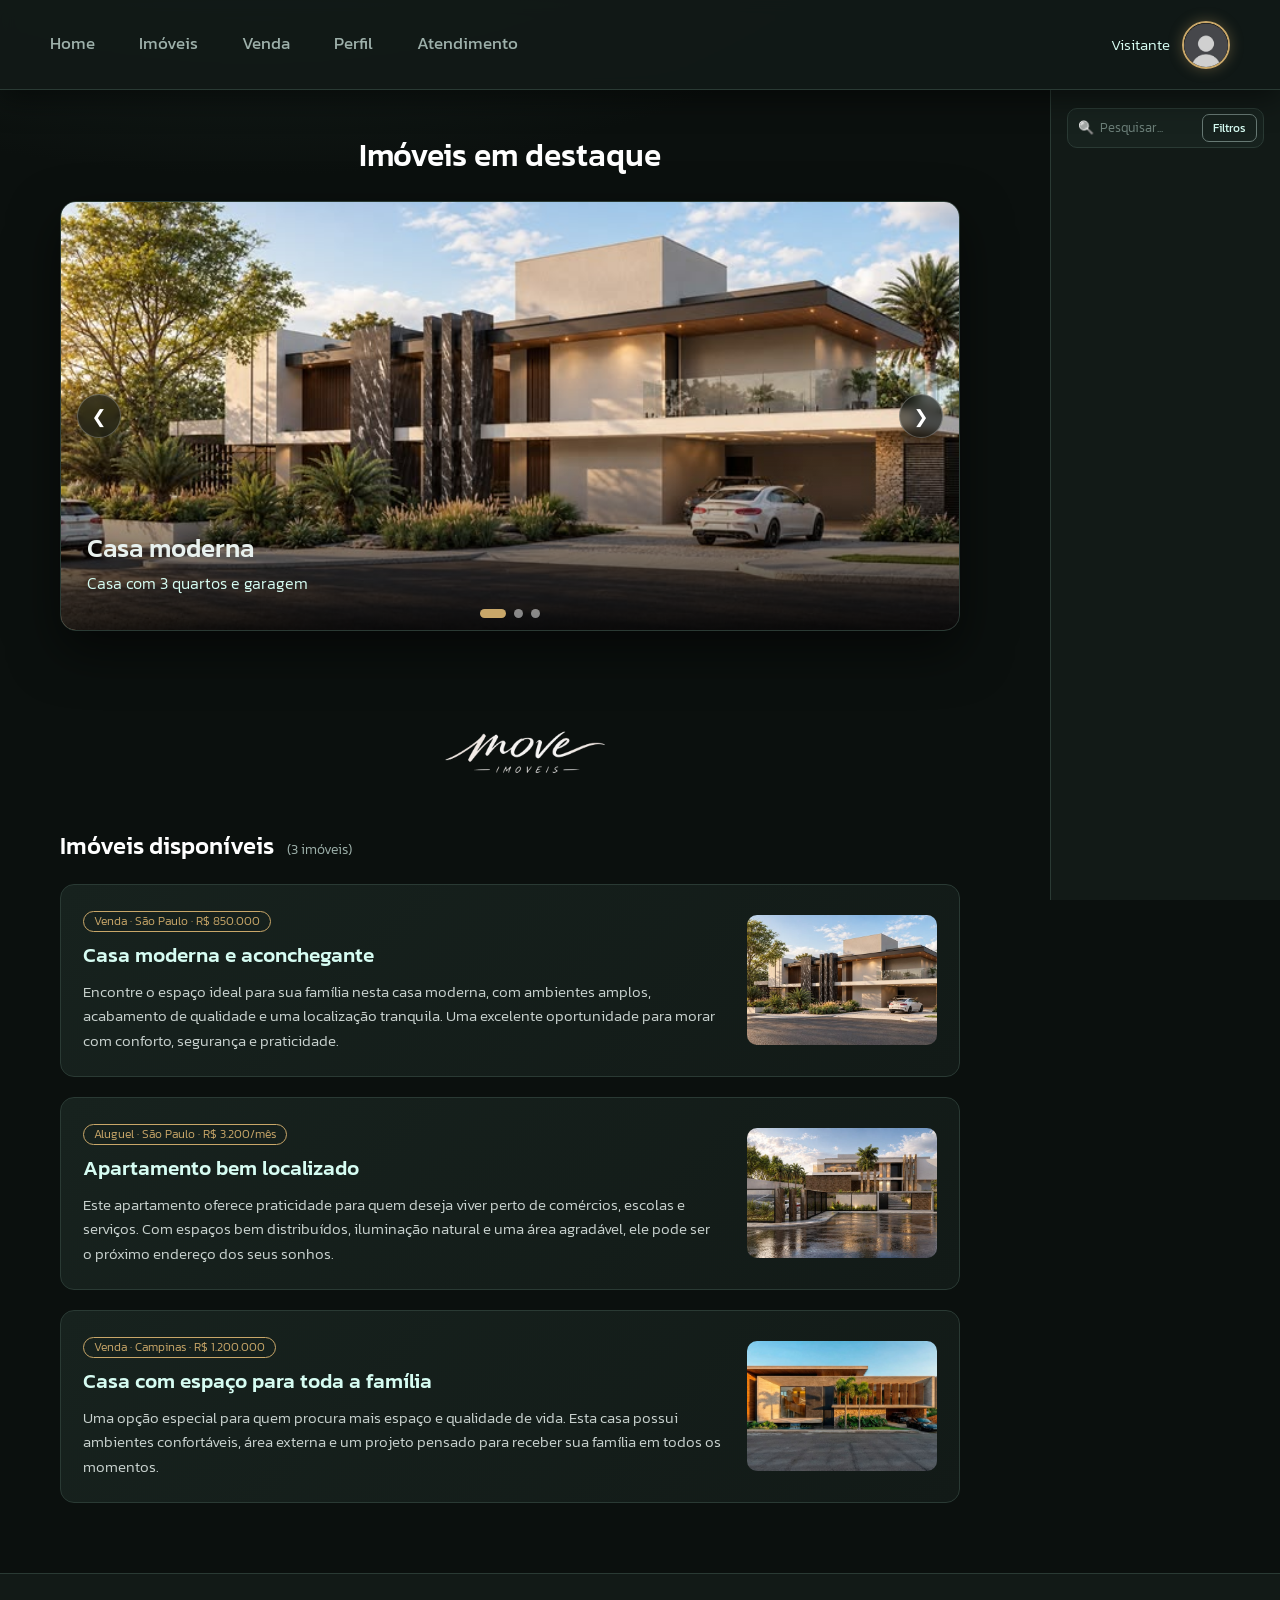
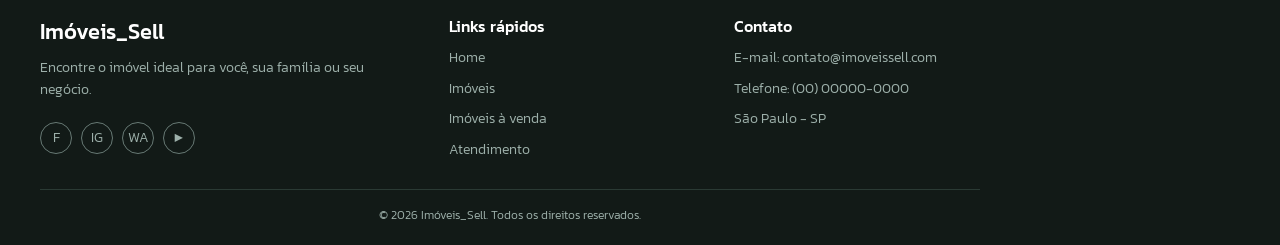
<file: index.html>
<!DOCTYPE html>
<html lang="pt-br">

<head>
    <meta charset="UTF-8">
    <meta name="viewport" content="width=device-width, initial-scale=1.0">
    <title>Imóveis_Sell | Encontre seu imóvel</title>
    <link href="https://fonts.googleapis.com/css2?family=Kanit:wght@300;400;500;600&display=swap" rel="stylesheet">
    <link rel="stylesheet" href="css/style.css">
</head>

<body>

    <header id="div_menu">

        <nav class="menu_links">
            <a href="index.html">Home</a>
            <a href="#lista_imoveis">Imóveis</a>
            <a href="venda.html">Venda</a>
            <a href="perfil.html">Perfil</a>
            <a href="#rodape">Atendimento</a>
        </nav>

        <div id="div_perfil">

            <button id="botao_perfil" type="button" aria-label="Abrir perfil">
                <div id="img_perfil">
                    <img src="img/Perfil.jpg" alt="Foto de perfil" id="img_p">
                </div>
            </button>

            <p id="nome_perfil">Visitante</p>

            <div id="menu_perfil" class="menu_perfil"></div>

        </div>

    </header>

    <aside id="area_pesquisa">

        <div class="mini_pesquisa">

            <div class="barra_pesquisa">
                <span class="icone_pesquisa">🔍</span>
                <input id="campo_pesquisa" type="text" placeholder="Pesquisar..." aria-label="Pesquisar">
                <button id="botao_filtros" type="button">Filtros</button>
            </div>

            <div id="filtros" class="filtros">
                <label for="localizacao">Localização</label>
                <input id="localizacao" type="text" placeholder="Cidade ou bairro">

                <label for="tipo_imovel">Tipo de imóvel</label>
                <select id="tipo_imovel">
                    <option value="">Todos</option>
                    <option value="casa">Casa</option>
                    <option value="apartamento">Apartamento</option>
                    <option value="terreno">Terreno</option>
                </select>

                <label for="finalidade">Finalidade</label>
                <select id="finalidade">
                    <option value="">Comprar ou alugar</option>
                    <option value="venda">Venda</option>
                    <option value="aluguel">Aluguel</option>
                </select>

                <label for="preco_maximo">Preço máximo</label>
                <input id="preco_maximo" type="number" placeholder="Preço máximo">

                <button id="botao_buscar" type="button">Buscar</button>
                <button id="botao_limpar" type="button">Limpar filtros</button>
            </div>

        </div>

    </aside>

    <main id="conteudo_principal">

        <section id="secao_carrossel">

            <h1>Imóveis em destaque</h1>

            <div id="carrossel">
                <div id="slides"></div>

                <button
                    id="botao_anterior"
                    class="botao_carrossel anterior"
                    type="button"
                    aria-label="Imagem anterior">❮</button>
                <button
                    id="botao_proximo"
                    class="botao_carrossel proximo"
                    type="button"
                    aria-label="Próxima imagem">❯</button>

                <div id="indicadores"></div>
            </div>

        </section>

        <div id="logo_container">
            <img src="img/logo.png" alt="Logo da Imóveis_Sell" id="logo" width="200" height="50">
        </div>

        <section id="lista_imoveis">

            <h2 class="titulo_secao">Imóveis disponíveis <span id="contagem" aria-live="polite"></span></h2>
            <div id="propagandas_imoveis">

                <article
                    class="cartao_propaganda"
                    data-tipo="casa"
                    data-finalidade="venda"
                    data-preco="850000"
                    data-local="são paulo">
                    <div class="texto_propaganda">
                        <span class="tag">Venda · São Paulo · R$ 850.000</span>
                        <h2>Casa moderna e aconchegante</h2>
                        <p>
                            Encontre o espaço ideal para sua família nesta casa moderna,
                            com ambientes amplos, acabamento de qualidade e uma localização
                            tranquila. Uma excelente oportunidade para morar com conforto,
                            segurança e praticidade.
                        </p>
                    </div>
                    <img src="img/f1.jpg" alt="Casa moderna e aconchegante">
                </article>

                <article
                    class="cartao_propaganda"
                    data-tipo="apartamento"
                    data-finalidade="aluguel"
                    data-preco="3200"
                    data-local="são paulo">
                    <div class="texto_propaganda">
                        <span class="tag">Aluguel · São Paulo · R$ 3.200/mês</span>
                        <h2>Apartamento bem localizado</h2>
                        <p>
                            Este apartamento oferece praticidade para quem deseja viver perto
                            de comércios, escolas e serviços. Com espaços bem distribuídos,
                            iluminação natural e uma área agradável, ele pode ser o próximo
                            endereço dos seus sonhos.
                        </p>
                    </div>
                    <img src="img/f2.jpg" alt="Apartamento bem localizado">
                </article>

                <article
                    class="cartao_propaganda"
                    data-tipo="casa"
                    data-finalidade="venda"
                    data-preco="1200000"
                    data-local="campinas">
                    <div class="texto_propaganda">
                        <span class="tag">Venda · Campinas · R$ 1.200.000</span>
                        <h2>Casa com espaço para toda a família</h2>
                        <p>
                            Uma opção especial para quem procura mais espaço e qualidade de
                            vida. Esta casa possui ambientes confortáveis, área externa e
                            um projeto pensado para receber sua família em todos os momentos.
                        </p>
                    </div>
                    <img src="img/f3.jpg" alt="Casa com espaço para toda a família">
                </article>

                <p id="vazio" hidden>Nenhum imóvel encontrado. Tente ampliar o preço ou limpar os filtros.</p>
            </div>

        </section>

    </main>
    <footer id="rodape">

        <div id="conteudo_rodape">

            <div class="bloco_rodape">
                <h2>Imóveis_Sell</h2>
                <p>Encontre o imóvel ideal para você, sua família ou seu negócio.</p>

                <div id="redes_sociais">
                    <a href="#" class="icone_social" aria-label="Facebook">f</a>
                    <a href="#" class="icone_social" aria-label="Instagram">ig</a>
                    <a href="#" class="icone_social" aria-label="WhatsApp">wa</a>
                    <a href="#" class="icone_social" aria-label="YouTube">▶</a>
                </div>
            </div>

            <div class="bloco_rodape">
                <h3>Links rápidos</h3>
                <a href="index.html">Home</a>
                <a href="#lista_imoveis">Imóveis</a>
                <a href="venda.html">Imóveis à venda</a>
                <a href="#rodape">Atendimento</a>
            </div>

            <div class="bloco_rodape">
                <h3>Contato</h3>
                <p>E-mail: contato@imoveissell.com</p>
                <p>Telefone: (00) 00000-0000</p>
                <p>São Paulo - SP</p>
            </div>

        </div>

        <div id="linha_rodape"></div>
        <p id="direitos_rodape">© 2026 Imóveis_Sell. Todos os direitos reservados.</p>

    </footer>

    <div id="aviso" role="status"></div>
    <div id="fundo_modal"></div>

    <div id="modal_login" role="dialog" aria-modal="true">
        <button id="fechar_modal" class="fechar_modal" type="button" aria-label="Fechar">×</button>
        <h2>Entrar na conta</h2>
        <label for="email_login">E-mail</label>
        <input id="email_login" type="email" placeholder="Digite seu e-mail">
        <label for="senha_login">Senha</label>
        <input id="senha_login" type="password" placeholder="Digite sua senha">
        <button id="confirmar_login" type="button">Entrar</button>
    </div>

    <script src="js/script.js"></script>

</body>

</html>
</file>
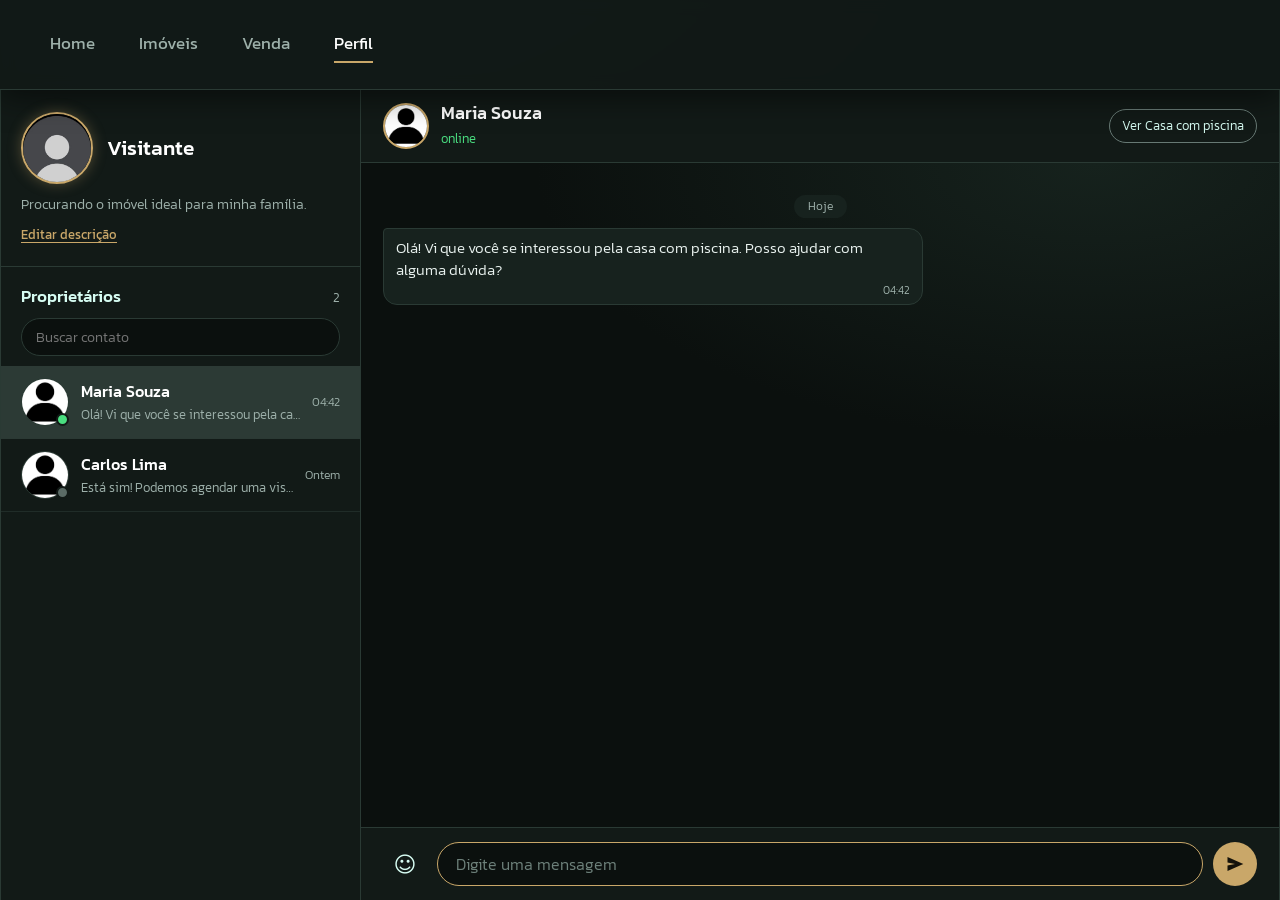
<file: perfil.html>
<!DOCTYPE html>
<html lang="pt-br">
<head>
    <meta charset="UTF-8">
    <meta name="viewport" content="width=device-width, initial-scale=1.0">
    <title>Meu perfil e conversas | Imóveis_Sell</title>
    <link href="https://fonts.googleapis.com/css2?family=Kanit:wght@300;400;500;600&display=swap" rel="stylesheet">
    <link rel="stylesheet" href="css/style.css">
    <link rel="stylesheet" href="css/perfil.css">
</head>
<body class="pagina_perfil">
    <header id="div_menu">
        <nav class="menu_links">
            <a href="index.html">Home</a>
            <a href="index.html#lista_imoveis">Imóveis</a>
            <a href="venda.html">Venda</a>
            <a href="perfil.html" aria-current="page">Perfil</a>
        </nav>
    </header>

    <div class="app" id="app">
        <!-- Lateral: perfil do usuário + contatos -->
        <aside class="lateral">
            <section class="perfil_usuario" aria-label="Meu perfil">
                <div class="perfil_topo">
                    <img id="foto_usuario" src="img/Perfil.jpg" alt="Minha foto de perfil">
                    <h1 id="nome_usuario">Visitante</h1>
                </div>
                <p id="desc_usuario"></p>
                <form id="form_desc" hidden>
                    <textarea id="campo_desc" maxlength="140" rows="3" aria-label="Descrição do perfil"></textarea>
                    <div class="linha">
                        <button class="btn_peq" type="submit">Salvar</button>
                        <button class="btn_peq claro" type="button" id="cancelar_desc">Cancelar</button>
                    </div>
                </form>
                <button id="editar_desc" class="link_btn" type="button">Editar descrição</button>
            </section>

            <section class="contatos" aria-label="Contatos">
                <div class="titulo_lista">
                    <h2>Proprietários</h2>
                    <span id="contagem"></span>
                </div>
                <input
                    id="busca_contato"
                    class="busca_contato"
                    type="search"
                    placeholder="Buscar contato"
                    aria-label="Buscar contato">
                <div id="lista" class="lista"></div>
            </section>
        </aside>

        <!-- Conversa -->
        <section class="conversa" aria-label="Conversa">
            <div id="sem_conversa" class="sem_conversa">
                <h2>Selecione uma conversa</h2>
                <p>Escolha um proprietário na lista ou abra um imóvel e toque em “Quero essa!”.</p>
                <a class="btn_peq" href="venda.html">Ver imóveis</a>
            </div>

            <div id="painel_chat" class="painel_chat" hidden>
                <header class="conversa_topo">
                    <button
                        id="voltar"
                        class="icone_btn discreto"
                        type="button"
                        aria-label="Voltar para os contatos">❮</button>
                    <img id="foto_contato" src="img/im.png" alt="">
                    <div class="dados_contato">
                        <h2 id="nome_contato"></h2>
                        <span id="status_contato" class="status" aria-live="polite"></span>
                    </div>
                    <a id="ver_imovel" class="link_imovel" href="venda.html"></a>
                </header>

                <div id="mensagens" class="mensagens" role="log" aria-live="polite"></div>

                <form id="form_msg" class="barra_msg" autocomplete="off">
                    <div id="emojis" class="emojis" role="menu" aria-label="Emojis"></div>
                    <button
                        id="botao_emoji"
                        class="icone_btn discreto"
                        type="button"
                        aria-label="Escolher emoji"
                        aria-expanded="false">☺</button>
                    <input
                        id="campo_msg"
                        class="campo"
                        type="text"
                        placeholder="Digite uma mensagem"
                        aria-label="Mensagem">
                    <button id="enviar" class="icone_btn enviar" type="submit" aria-label="Enviar mensagem">
                        <svg
                            viewBox="0 0 24 24"
                            width="20"
                            height="20"
                            aria-hidden="true">
                            <path d="M3 20.5v-6.7l9-1.8-9-1.8V3.5L22 12z" fill="currentColor"/>
                        </svg>
                    </button>
                </form>
            </div>
        </section>
    </div>

    <script src="js/dados.js"></script>
    <script src="js/perfil.js"></script>
</body>
</html>
</file>
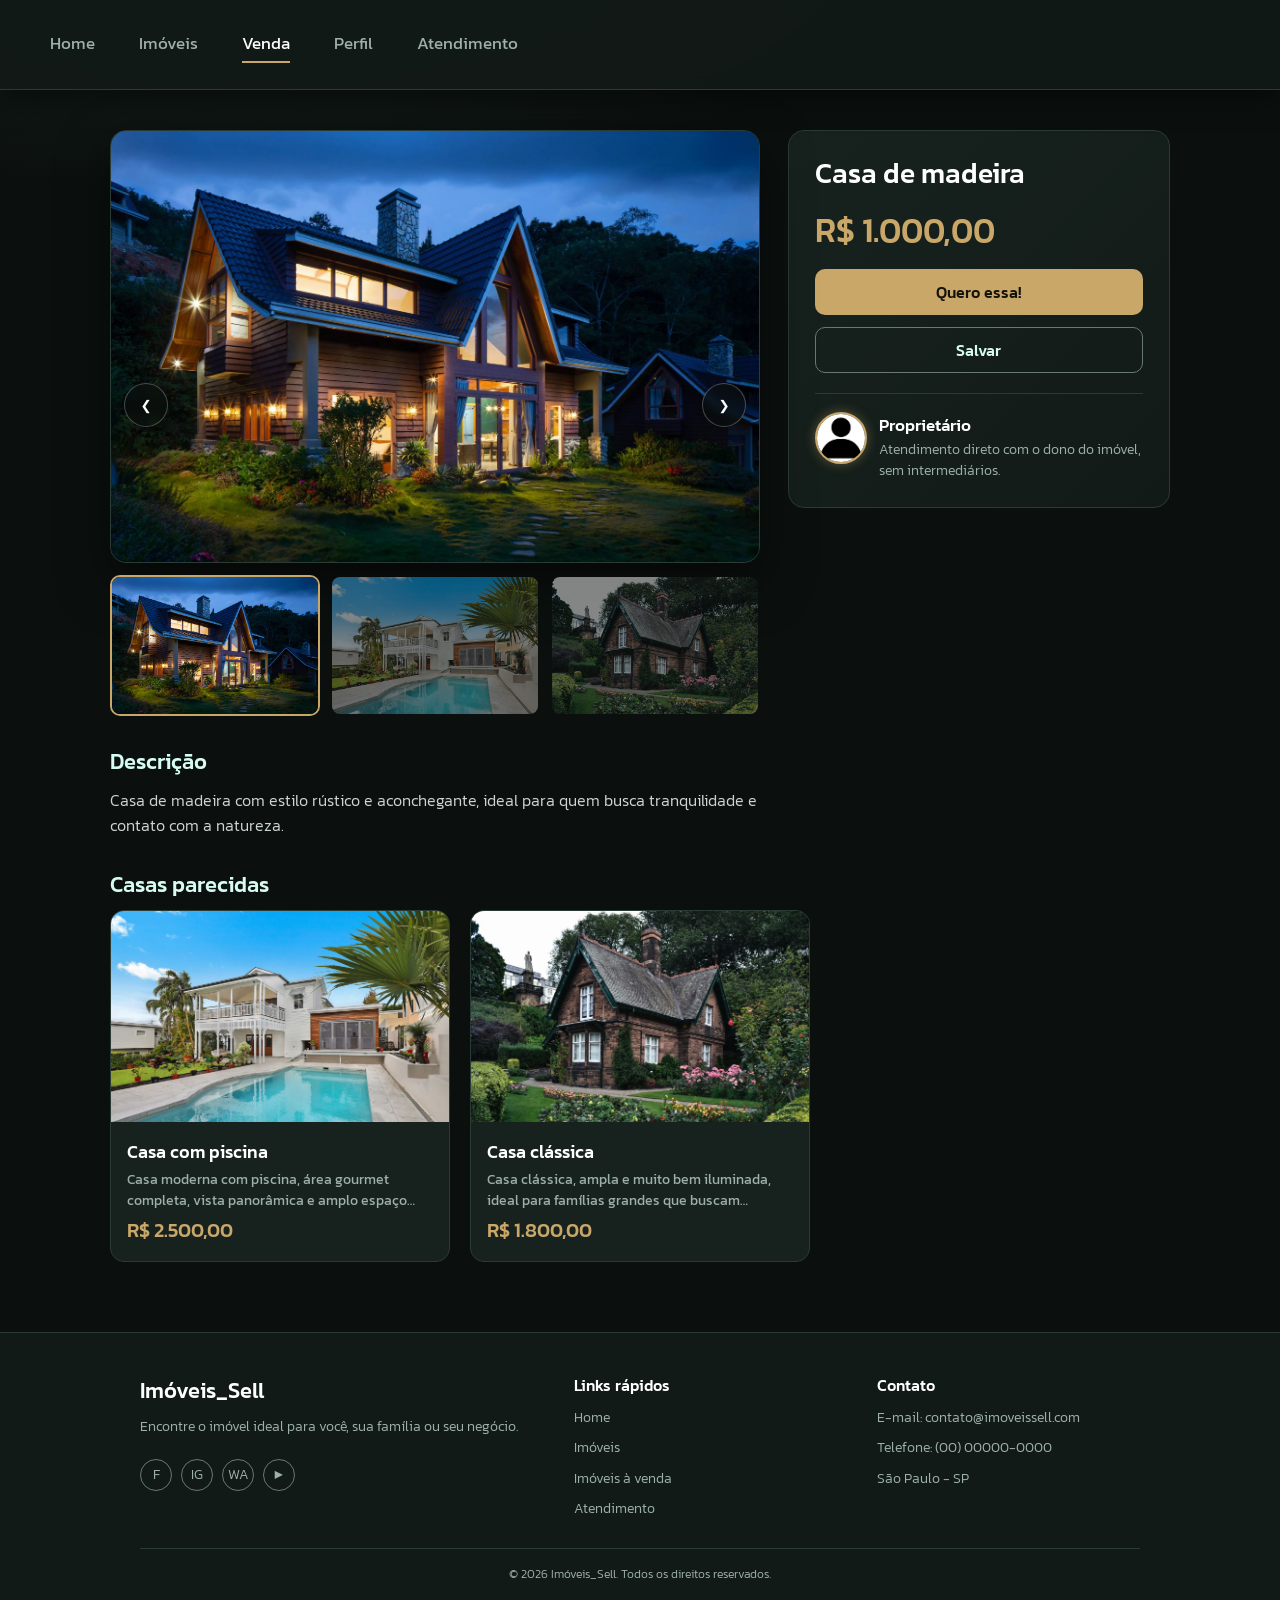
<file: venda.html>
<!DOCTYPE html>
<html lang="pt-br">
<head>
    <meta charset="UTF-8">
    <meta name="viewport" content="width=device-width, initial-scale=1.0">
    <title>Detalhes do imóvel | Imóveis_Sell</title>
    <link href="https://fonts.googleapis.com/css2?family=Kanit:wght@300;400;500;600&display=swap" rel="stylesheet">
    <link rel="stylesheet" href="css/style.css">
    <link rel="stylesheet" href="css/venda.css">
</head>
<body class="pagina_venda">
    <header id="div_menu">
        <nav class="menu_links">
            <a href="index.html">Home</a>
            <a href="index.html#lista_imoveis">Imóveis</a>
            <a href="venda.html" aria-current="page">Venda</a>
            <a href="perfil.html">Perfil</a>
            <a href="#rodape">Atendimento</a>
        </nav>
    </header>

    <main class="detalhe">
        <section class="galeria" aria-roledescription="carrossel">
            <div class="quadro"><img id="foto" src="img/casa1.jpg" alt=""></div>
            <button class="seta ant" type="button" aria-label="Foto anterior">❮</button>
            <button class="seta prox" type="button" aria-label="Próxima foto">❯</button>
            <div class="miniaturas" id="miniaturas"></div>
        </section>

        <aside class="painel">
            <h1 id="titulo"></h1>
            <p class="valor" id="valor"></p>
            <button class="btn" id="quero" type="button">Quero essa!</button>
            <button class="btn claro" id="salvar" type="button" aria-pressed="false">Salvar</button>
            <div class="dono">
                <img id="dono-img" src="img/im.png" alt="">
                <div>
                    <h2 id="dono-nome"></h2>
                    <p id="dono-desc"></p>
                </div>
            </div>
        </aside>

        <section class="texto">
            <h2>Descrição</h2>
            <p id="desc"></p>
        </section>

        <section class="parecidas">
            <h2>Casas parecidas</h2>
            <div class="grade" id="parecidas"></div>
        </section>
    </main>
    <footer id="rodape">

        <div id="conteudo_rodape">

            <div class="bloco_rodape">
                <h2>Imóveis_Sell</h2>
                <p>Encontre o imóvel ideal para você, sua família ou seu negócio.</p>

                <div id="redes_sociais">
                    <a href="#" class="icone_social" aria-label="Facebook">f</a>
                    <a href="#" class="icone_social" aria-label="Instagram">ig</a>
                    <a href="#" class="icone_social" aria-label="WhatsApp">wa</a>
                    <a href="#" class="icone_social" aria-label="YouTube">▶</a>
                </div>
            </div>

            <div class="bloco_rodape">
                <h3>Links rápidos</h3>
                <a href="index.html">Home</a>
                <a href="index.html#lista_imoveis">Imóveis</a>
                <a href="venda.html">Imóveis à venda</a>
                <a href="#rodape">Atendimento</a>
            </div>

            <div class="bloco_rodape">
                <h3>Contato</h3>
                <p>E-mail: contato@imoveissell.com</p>
                <p>Telefone: (00) 00000-0000</p>
                <p>São Paulo - SP</p>
            </div>

        </div>

        <div id="linha_rodape"></div>
        <p id="direitos_rodape">© 2026 Imóveis_Sell. Todos os direitos reservados.</p>

    </footer>
    <div id="aviso" role="status"></div>
    <script src="js/dados.js"></script>
    <script src="js/venda.js"></script>
</body>
</html>
</file>
<file: css/style.css>
:root {
    --bg: #0b100e;
    --bg2: #121a17;
    --card: #17221e;
    --borda: #2a3a34;
    --verde: #2c3a35;
    --salvia: #677974;
    --salvia-c: #8c9f9a;
    --mint: #d6fcf2;
    --tx: #e8f1ee;
    --mut: #9db0aa;
    --ac: #c9a769;
    --h: 90px;
}

* {
    margin: 0;
    padding: 0;
    box-sizing: border-box;
}

html {
    scroll-behavior: smooth;
    scroll-padding-top: calc(var(--h) + 16px);
}

body {
    min-height: 100vh;
    background: radial-gradient(1200px 600px at 20% -10%, #1d2b26 0, transparent 60%), var(--bg);
    color: var(--tx);
    font-family: 'Kanit', system-ui, Arial, sans-serif;
    font-weight: 300;
    line-height: 1.6;
    padding-top: var(--h);
    padding-right: 260px;
}

img {
    max-width: 100%;
}

:focus-visible {
    outline: 2px solid var(--ac);
    outline-offset: 3px;
}

button {
    font-family: inherit;
}

/* Cabeçalho */
#div_menu {
    position: fixed;
    top: 0;
    left: 0;
    width: 100%;
    height: var(--h);
    z-index: 100;
    display: flex;
    align-items: center;
    padding: 0 50px;
    background: rgba(18, 26, 23, .92);
    backdrop-filter: blur(8px);
    border-bottom: 1px solid var(--borda);
    box-shadow: 0 8px 30px rgba(0, 0, 0, .5);
}

.menu_links {
    display: flex;
    align-items: center;
    gap: 44px;
}

.menu_links a {
    color: var(--mut);
    font-size: 17px;
    font-weight: 400;
    text-decoration: none;
    padding: 4px 0;
    border-bottom: 2px solid transparent;
    transition: color .25s, border-color .25s;
}

.menu_links a:hover,
.menu_links a[aria-current] {
    color: #fff;
    border-color: var(--ac);
}

#div_perfil {
    position: relative;
    margin-left: auto;
    display: flex;
    flex-direction: row-reverse;
    align-items: center;
    gap: 12px;
    color: var(--mint);
    font-size: 15px;
    white-space: nowrap;
}

#botao_perfil {
    padding: 0;
    border: 0;
    border-radius: 50%;
    background: none;
    cursor: pointer;
}

#img_perfil {
    width: 48px;
    height: 48px;
    overflow: hidden;
    border: 2px solid var(--ac);
    border-radius: 50%;
    box-shadow: 0 0 14px rgba(201, 167, 105, .35);
    transition: transform .2s;
}

#botao_perfil:hover #img_perfil {
    transform: scale(1.06);
}

#img_p {
    width: 100%;
    height: 100%;
    display: block;
    object-fit: cover;
}

.menu_perfil {
    display: none;
    position: absolute;
    top: 62px;
    right: 0;
    z-index: 200;
    width: 240px;
    flex-direction: column;
    gap: 8px;
    padding: 16px;
    background: var(--card);
    color: var(--tx);
    border: 1px solid var(--borda);
    border-radius: 12px;
    box-shadow: 0 14px 40px rgba(0, 0, 0, .6);
}

.menu_perfil.aberto {
    display: flex;
}

.menu_perfil h3 {
    font-size: 16px;
    font-weight: 500;
    color: #fff;
}

.menu_perfil .email_perfil {
    font-size: 12px;
    color: var(--mut);
}

.menu_perfil button,
#confirmar_login {
    height: 36px;
    border: 0;
    border-radius: 8px;
    background: var(--ac);
    color: #15120a;
    font-size: 14px;
    font-weight: 500;
    cursor: pointer;
    transition: filter .2s;
}

.menu_perfil button:hover,
#confirmar_login:hover {
    filter: brightness(1.12);
}

.menu_perfil .botao_sair {
    background: #4a2a2a;
    color: #ffd9d9;
}

/* Busca lateral */
#area_pesquisa {
    position: fixed;
    top: var(--h);
    right: 0;
    bottom: 0;
    z-index: 90;
    width: 230px;
    padding: 18px 16px;
    background: var(--bg2);
    border-left: 1px solid var(--borda);
    overflow-y: auto;
}

.barra_pesquisa {
    display: flex;
    align-items: center;
    gap: 6px;
    min-height: 40px;
    padding: 4px 6px 4px 10px;
    background: var(--card);
    border: 1px solid var(--borda);
    border-radius: 10px;
}

.barra_pesquisa:focus-within {
    border-color: var(--ac);
}

.icone_pesquisa {
    font-size: 13px;
    filter: grayscale(1) brightness(1.5);
}

.barra_pesquisa input {
    min-width: 0;
    flex: 1;
    border: 0;
    outline: 0;
    background: none;
    color: var(--tx);
    font: inherit;
    font-size: 13px;
}

.barra_pesquisa input::placeholder,
.filtros input::placeholder {
    color: #6d807a;
}

#botao_filtros {
    height: 28px;
    padding: 0 10px;
    border: 1px solid var(--salvia);
    border-radius: 7px;
    background: none;
    color: var(--mint);
    font-size: 12px;
    cursor: pointer;
    transition: background .2s;
}

#botao_filtros:hover,
#botao_filtros[aria-expanded=true] {
    background: var(--verde);
}

.filtros {
    display: none;
    flex-direction: column;
    gap: 6px;
    margin-top: 12px;
    padding: 14px;
    background: var(--card);
    border: 1px solid var(--borda);
    border-radius: 12px;
}

.filtros.ativo {
    display: flex;
}

.filtros label {
    margin-top: 4px;
    color: var(--mut);
    font-size: 12px;
}

.filtros input,
.filtros select {
    width: 100%;
    height: 34px;
    padding: 0 8px;
    border: 1px solid var(--borda);
    border-radius: 8px;
    background: var(--bg);
    color: var(--tx);
    font: inherit;
    font-size: 13px;
}

#botao_buscar,
#botao_limpar {
    height: 34px;
    margin-top: 6px;
    border: 0;
    border-radius: 8px;
    font-size: 13px;
    font-weight: 500;
    cursor: pointer;
}

#botao_buscar {
    background: var(--ac);
    color: #15120a;
}

#botao_limpar {
    background: none;
    border: 1px solid var(--salvia);
    color: var(--mint);
    margin-top: 0;
}

/* Conteúdo */
#conteudo_principal {
    padding: 40px 35px 70px;
}

#secao_carrossel,
#lista_imoveis {
    max-width: 900px;
    margin: 0 auto;
}

#secao_carrossel h1 {
    margin-bottom: 20px;
    font-size: 32px;
    font-weight: 500;
    text-align: center;
    color: #fff;
}

#carrossel {
    position: relative;
    width: 100%;
    height: 430px;
    overflow: hidden;
    background: var(--card);
    border: 1px solid var(--borda);
    border-radius: 16px;
    box-shadow: 0 20px 50px rgba(0, 0, 0, .55);
}

#slides {
    display: flex;
    width: 100%;
    height: 100%;
    transition: transform .6s ease-in-out;
}

.slide {
    position: relative;
    flex: 0 0 100%;
    height: 100%;
}

.slide img {
    width: 100%;
    height: 100%;
    display: block;
    object-fit: cover;
}

.informacoes_slide {
    position: absolute;
    left: 0;
    bottom: 0;
    width: 100%;
    padding: 70px 26px 34px;
    background: linear-gradient(transparent, rgba(0, 0, 0, .88));
}

.informacoes_slide h2 {
    font-size: 26px;
    font-weight: 500;
    margin-bottom: 2px;
}

.informacoes_slide p {
    color: var(--mint);
}

.botao_carrossel {
    position: absolute;
    top: 50%;
    z-index: 5;
    width: 44px;
    height: 44px;
    display: flex;
    align-items: center;
    justify-content: center;
    border: 1px solid rgba(255, 255, 255, .25);
    border-radius: 50%;
    background: rgba(11, 16, 14, .6);
    backdrop-filter: blur(4px);
    color: #fff;
    font-size: 18px;
    cursor: pointer;
    transform: translateY(-50%);
    transition: background .2s;
}

.botao_carrossel:hover {
    background: var(--ac);
    color: #15120a;
}

.anterior {
    left: 16px;
}

.proximo {
    right: 16px;
}

#indicadores {
    position: absolute;
    bottom: 12px;
    left: 50%;
    z-index: 6;
    display: flex;
    gap: 8px;
    transform: translateX(-50%);
}

.indicador {
    width: 9px;
    height: 9px;
    padding: 0;
    border: 0;
    border-radius: 99px;
    background: rgba(255, 255, 255, .5);
    cursor: pointer;
    transition: width .25s, background .25s;
}

.indicador.ativo {
    width: 26px;
    background: var(--ac);
}

#logo_container {
    display: flex;
    justify-content: center;
    margin: 90px 0 50px;
}

#logo {
    width: 200px;
    height: auto;
    display: block;
}

.titulo_secao {
    margin-bottom: 18px;
    font-size: 24px;
    font-weight: 500;
    color: #fff;
}

.titulo_secao span {
    margin-left: 8px;
    font-size: 14px;
    font-weight: 300;
    color: var(--mut);
}

#propagandas_imoveis {
    display: flex;
    flex-direction: column;
    gap: 20px;
}

.cartao_propaganda {
    display: flex;
    align-items: center;
    gap: 26px;
    min-height: 170px;
    padding: 22px;
    background: linear-gradient(135deg, var(--card), var(--bg2));
    border: 1px solid var(--borda);
    border-radius: 14px;
    transition: border-color .25s, transform .25s;
}

.cartao_propaganda:hover {
    border-color: var(--ac);
}

.cartao_propaganda[hidden] {
    display: none;
}

.texto_propaganda {
    flex: 1;
}

.tag {
    display: inline-block;
    margin-bottom: 6px;
    padding: 0 10px;
    border: 1px solid var(--ac);
    border-radius: 99px;
    color: var(--ac);
    font-size: 12px;
}

.texto_propaganda h2 {
    margin-bottom: 8px;
    font-size: 21px;
    font-weight: 500;
    color: var(--mint);
}

.texto_propaganda p {
    color: var(--tx);
    font-size: 15px;
    line-height: 1.65;
    opacity: .85;
}

.cartao_propaganda img {
    flex-shrink: 0;
    width: 190px;
    height: 130px;
    display: block;
    object-fit: cover;
    border-radius: 10px;
}

#vazio {
    padding: 36px;
    text-align: center;
    color: var(--mut);
}

[hidden] {
    display: none!important;
}

/* Rodapé */
#rodape {
    padding: 40px 40px 20px;
    background: var(--bg2);
    border-top: 1px solid var(--borda);
    color: var(--mut);
    margin-right: -260px;
    padding-right: 300px;
}

#conteudo_rodape {
    max-width: 1000px;
    margin: 0 auto;
    display: grid;
    grid-template-columns: 1.5fr 1fr 1fr;
    gap: 40px;
}

.bloco_rodape {
    display: flex;
    flex-direction: column;
    gap: 8px;
}

.bloco_rodape h2,
.bloco_rodape h3 {
    color: #fff;
    font-weight: 500;
}

.bloco_rodape h2 {
    font-size: 22px;
}

.bloco_rodape h3 {
    font-size: 16px;
}

.bloco_rodape p,
.bloco_rodape a {
    font-size: 14px;
    color: var(--mut);
    text-decoration: none;
}

.bloco_rodape a:hover {
    color: #fff;
    text-decoration: underline;
}

#redes_sociais {
    display: flex;
    gap: 9px;
    margin-top: 12px;
}

.icone_social {
    width: 32px;
    height: 32px;
    display: flex;
    align-items: center;
    justify-content: center;
    border: 1px solid var(--salvia);
    border-radius: 50%;
    font-size: 12px;
    text-transform: uppercase;
    transition: .2s;
}

.bloco_rodape a.icone_social:hover {
    background: var(--ac);
    border-color: var(--ac);
    color: #15120a;
    text-decoration: none;
}

#linha_rodape {
    max-width: 1000px;
    height: 1px;
    margin: 28px auto 16px;
    background: var(--borda);
}

#direitos_rodape {
    font-size: 12px;
    text-align: center;
}

/* Modal e aviso */
#fundo_modal {
    display: none;
    position: fixed;
    inset: 0;
    z-index: 250;
    background: rgba(0, 0, 0, .7);
    backdrop-filter: blur(3px);
}

#fundo_modal.aberto {
    display: block;
}

#modal_login {
    display: none;
    position: fixed;
    top: 50%;
    left: 50%;
    z-index: 300;
    width: 90%;
    max-width: 360px;
    flex-direction: column;
    gap: 8px;
    padding: 28px;
    background: var(--card);
    border: 1px solid var(--borda);
    border-radius: 16px;
    box-shadow: 0 20px 60px rgba(0, 0, 0, .7);
    transform: translate(-50%, -50%);
}

#modal_login.aberto {
    display: flex;
}

#modal_login h2 {
    margin-bottom: 6px;
    font-size: 22px;
    font-weight: 500;
    color: #fff;
}

#modal_login label {
    font-size: 13px;
    color: var(--mut);
}

#modal_login input {
    height: 40px;
    padding: 0 10px;
    border: 1px solid var(--borda);
    border-radius: 8px;
    background: var(--bg);
    color: var(--tx);
    font: inherit;
}

#confirmar_login {
    margin-top: 8px;
    height: 40px;
}

.fechar_modal {
    position: absolute;
    top: 8px;
    right: 14px;
    border: 0;
    background: none;
    color: var(--mut);
    font-size: 26px;
    cursor: pointer;
}

#aviso {
    position: fixed;
    bottom: 22px;
    left: 50%;
    z-index: 400;
    padding: 10px 22px;
    background: var(--ac);
    color: #15120a;
    border-radius: 99px;
    font-weight: 500;
    opacity: 0;
    pointer-events: none;
    transform: translate(-50%, 70px);
    transition: .3s;
}

#aviso.on {
    opacity: 1;
    transform: translate(-50%, 0);
}

@media (max-width: 900px) {
    :root {
        --h: auto;
    }

    body {
        padding-top: 0;
        padding-right: 0;
    }

    #div_menu {
        position: static;
        height: auto;
        flex-direction: column;
        gap: 18px;
        padding: 20px;
    }

    .menu_links {
        flex-wrap: wrap;
        justify-content: center;
        gap: 22px;
    }

    #div_perfil {
        margin-left: 0;
    }

    #area_pesquisa {
        position: static;
        width: 100%;
        padding: 14px 20px;
        border-left: 0;
        border-bottom: 1px solid var(--borda);
    }

    .mini_pesquisa {
        max-width: 340px;
        margin: 0 auto;
    }

    html {
        scroll-padding-top: 16px;
    }

    #conteudo_principal {
        padding: 26px 16px 50px;
    }

    #carrossel {
        height: 280px;
    }

    .cartao_propaganda {
        flex-direction: column;
        align-items: stretch;
        gap: 14px;
    }

    .cartao_propaganda img {
        width: 100%;
        height: 190px;
        order: 2;
    }

    #rodape {
        margin-right: 0;
        padding: 32px 20px 18px;
    }

    #conteudo_rodape {
        grid-template-columns: 1fr;
        gap: 26px;
    }
}

@media (prefers-reduced-motion: reduce) {
    * {
        transition: none!important;
        scroll-behavior: auto!important;
    }
}

.menu_perfil .link_perfil {
    display: block;
    height: 36px;
    line-height: 34px;
    border: 1px solid var(--salvia);
    border-radius: 8px;
    color: var(--mint);
    font-size: 14px;
    text-align: center;
    text-decoration: none;
}

.menu_perfil .link_perfil:hover {
    background: var(--verde);
}
</file>
<file: css/perfil.css>
body.pagina_perfil {
    padding-right: 0;
}

.app {
    display: grid;
    grid-template-columns: minmax(300px, 360px) minmax(0, 1fr);
    height: calc(100vh - var(--h));
    min-height: 520px;
    max-width: 1300px;
    margin: 0 auto;
    border-left: 1px solid var(--borda);
    border-right: 1px solid var(--borda);
}

[hidden] {
    display: none!important;
}

/* Lateral */
.lateral {
    display: flex;
    flex-direction: column;
    min-height: 0;
    background: var(--bg2);
    border-right: 1px solid var(--borda);
}

.perfil_usuario {
    display: flex;
    flex-direction: column;
    gap: 10px;
    padding: 22px 20px;
    border-bottom: 1px solid var(--borda);
}

.perfil_topo {
    display: flex;
    align-items: center;
    gap: 14px;
}

.perfil_topo img {
    width: 72px;
    height: 72px;
    flex-shrink: 0;
    border: 2px solid var(--ac);
    border-radius: 50%;
    object-fit: cover;
    box-shadow: 0 0 14px rgba(201, 167, 105, .35);
}

.perfil_topo h1 {
    font-size: 21px;
    font-weight: 500;
    color: #fff;
    line-height: 1.2;
    overflow-wrap: anywhere;
}

#desc_usuario {
    color: var(--mut);
    font-size: 14px;
    line-height: 1.5;
}

#form_desc textarea {
    width: 100%;
    resize: none;
    padding: 8px 10px;
    border: 1px solid var(--borda);
    border-radius: 8px;
    background: var(--bg);
    color: var(--tx);
    font: inherit;
    font-size: 14px;
}

.linha {
    display: flex;
    gap: 8px;
    margin-top: 8px;
}

.link_btn {
    align-self: flex-start;
    padding: 0;
    border: 0;
    background: none;
    color: var(--ac);
    font-size: 13px;
    cursor: pointer;
    text-decoration: underline;
    text-underline-offset: 3px;
}

.btn_peq {
    display: inline-block;
    height: 34px;
    padding: 0 16px;
    border: 0;
    border-radius: 8px;
    background: var(--ac);
    color: #15120a;
    font: inherit;
    font-size: 14px;
    font-weight: 500;
    line-height: 34px;
    text-decoration: none;
    cursor: pointer;
}

.btn_peq:hover {
    filter: brightness(1.12);
}

.btn_peq.claro {
    background: none;
    border: 1px solid var(--salvia);
    color: var(--mint);
}

.contatos {
    display: flex;
    flex-direction: column;
    flex: 1;
    min-height: 0;
}

.titulo_lista {
    display: flex;
    align-items: baseline;
    justify-content: space-between;
    padding: 16px 20px 8px;
}

.titulo_lista h2 {
    font-size: 17px;
    font-weight: 500;
    color: var(--mint);
}

.titulo_lista span {
    font-size: 13px;
    color: var(--mut);
}

.busca_contato {
    margin: 0 20px 10px;
    height: 38px;
    padding: 0 14px;
    border: 1px solid var(--borda);
    border-radius: 99px;
    background: var(--bg);
    color: var(--tx);
    font: inherit;
    font-size: 14px;
}

.busca_contato:focus {
    border-color: var(--ac);
    outline: 0;
}

.lista {
    flex: 1;
    overflow-y: auto;
}

.lista_vazia {
    padding: 24px 20px;
    color: var(--mut);
    font-size: 14px;
}

.contato {
    display: flex;
    align-items: center;
    gap: 12px;
    width: 100%;
    padding: 12px 20px;
    border: 0;
    border-bottom: 1px solid rgba(42, 58, 52, .6);
    background: none;
    color: var(--tx);
    font: inherit;
    text-align: left;
    cursor: pointer;
}

.contato:hover {
    background: rgba(44, 58, 53, .45);
}

.contato[aria-current=true] {
    background: var(--verde);
}

.avatar {
    position: relative;
    flex-shrink: 0;
}

.avatar img {
    display: block;
    width: 48px;
    height: 48px;
    border: 1px solid var(--borda);
    border-radius: 50%;
    object-fit: cover;
}

.ponto {
    position: absolute;
    right: 0;
    bottom: 0;
    width: 13px;
    height: 13px;
    border: 2px solid var(--bg2);
    border-radius: 50%;
    background: #5b6b66;
}

.ponto.online {
    background: #4ade80;
}

.info_contato {
    flex: 1;
    min-width: 0;
}

.info_contato strong {
    display: block;
    font-weight: 500;
    color: #fff;
}

.previa {
    display: block;
    overflow: hidden;
    font-size: 13px;
    color: var(--mut);
    white-space: nowrap;
    text-overflow: ellipsis;
}

.previa.nova {
    color: var(--ac);
    font-weight: 500;
}

.previa.digitando {
    color: var(--ac);
    font-style: italic;
}

.meta_contato {
    display: flex;
    flex-direction: column;
    align-items: flex-end;
    gap: 4px;
    font-size: 12px;
    color: var(--mut);
}

.badge {
    min-width: 20px;
    height: 20px;
    padding: 0 6px;
    border-radius: 99px;
    background: var(--ac);
    color: #15120a;
    font-size: 12px;
    font-weight: 600;
    line-height: 20px;
    text-align: center;
}

/* Conversa */
.conversa {
    display: flex;
    flex-direction: column;
    min-height: 0;
    min-width: 0;
    background: var(--bg);
}

.sem_conversa {
    margin: auto;
    padding: 24px;
    text-align: center;
    display: flex;
    flex-direction: column;
    align-items: center;
    gap: 10px;
    color: var(--mut);
}

.sem_conversa h2 {
    font-size: 22px;
    font-weight: 500;
    color: #fff;
}

.painel_chat {
    display: flex;
    flex-direction: column;
    flex: 1;
    min-height: 0;
}

.conversa_topo {
    display: flex;
    align-items: center;
    gap: 12px;
    padding: 12px 22px;
    background: var(--bg2);
    border-bottom: 1px solid var(--borda);
}

.conversa_topo>img {
    width: 46px;
    height: 46px;
    border: 2px solid var(--ac);
    border-radius: 50%;
    object-fit: cover;
}

.dados_contato {
    flex: 1;
    min-width: 0;
}

.dados_contato h2 {
    font-size: 18px;
    font-weight: 500;
    color: #fff;
    line-height: 1.25;
}

.status {
    font-size: 13px;
    color: var(--mut);
}

.status.online {
    color: #4ade80;
}

.status.digitando {
    color: var(--ac);
    font-style: italic;
}

.link_imovel {
    font-size: 13px;
    color: var(--mint);
    text-decoration: none;
    padding: 6px 12px;
    border: 1px solid var(--salvia);
    border-radius: 99px;
    white-space: nowrap;
}

.link_imovel:hover {
    background: var(--verde);
}

#voltar {
    display: none;
}

.mensagens {
    flex: 1;
    display: flex;
    flex-direction: column;
    gap: 6px;
    padding: 22px;
    overflow-y: auto;
    background: radial-gradient(800px 400px at 80% 0, #16221d 0, transparent 70%);
}

.dia {
    align-self: center;
    margin: 10px 0 4px;
    padding: 2px 14px;
    border-radius: 99px;
    background: var(--card);
    color: var(--mut);
    font-size: 12px;
}

.msg {
    max-width: min(72%, 540px);
    padding: 8px 12px 5px;
    border-radius: 14px;
    font-size: 15px;
    line-height: 1.45;
    overflow-wrap: anywhere;
}

.msg.outro {
    align-self: flex-start;
    border: 1px solid var(--borda);
    border-top-left-radius: 4px;
    background: var(--card);
}

.msg.eu {
    align-self: flex-end;
    border-top-right-radius: 4px;
    background: #25473c;
    color: var(--mint);
}

.msg time {
    display: block;
    margin-top: 2px;
    font-size: 11px;
    color: var(--mut);
    text-align: right;
}

.msg.eu time {
    color: #9cc9bb;
}

.barra_msg {
    position: relative;
    display: flex;
    align-items: center;
    gap: 10px;
    padding: 14px 22px;
    background: var(--bg2);
    border-top: 1px solid var(--borda);
}

.campo {
    flex: 1;
    min-width: 0;
    height: 44px;
    padding: 0 18px;
    border: 1px solid var(--borda);
    border-radius: 99px;
    background: var(--bg);
    color: var(--tx);
    font: inherit;
}

.campo:focus {
    border-color: var(--ac);
    outline: 0;
}

.campo::placeholder {
    color: #6d807a;
}

.icone_btn {
    display: flex;
    align-items: center;
    justify-content: center;
    flex-shrink: 0;
    width: 44px;
    height: 44px;
    border: 0;
    border-radius: 50%;
    cursor: pointer;
    font-size: 22px;
    transition: filter .2s, background .2s;
}

.icone_btn.discreto {
    background: none;
    color: var(--mint);
}

.icone_btn.discreto:hover {
    background: var(--verde);
}

.icone_btn.enviar {
    background: var(--ac);
    color: #15120a;
}

.icone_btn.enviar:hover {
    filter: brightness(1.12);
}

.emojis {
    position: absolute;
    bottom: 72px;
    left: 22px;
    z-index: 10;
    display: none;
    grid-template-columns: repeat(6, 1fr);
    gap: 2px;
    padding: 8px;
    border: 1px solid var(--borda);
    border-radius: 12px;
    background: var(--card);
    box-shadow: 0 14px 40px rgba(0, 0, 0, .6);
}

.emojis.aberto {
    display: grid;
}

.emojis button {
    width: 38px;
    height: 38px;
    border: 0;
    border-radius: 8px;
    background: none;
    font-size: 20px;
    cursor: pointer;
}

.emojis button:hover {
    background: var(--verde);
}

@media (max-width: 900px) {
    .app {
        grid-template-columns: 1fr;
        height: 82vh;
        border: 0;
    }

    .conversa {
        display: none;
    }

    .app.conversa_aberta .lateral {
        display: none;
    }

    .app.conversa_aberta .conversa {
        display: flex;
    }

    #voltar {
        display: flex;
    }

    .conversa_topo {
        padding: 10px 12px;
    }

    .msg {
        max-width: 85%;
    }

    .link_imovel {
        display: none;
    }
}
</file>
<file: css/venda.css>
body.pagina_venda {
    padding-right: 0;
}

.detalhe {
    max-width: 1100px;
    margin: 0 auto;
    padding: 40px 20px 70px;
    display: grid;
    grid-template-columns: minmax(0, 1.7fr) minmax(280px, 1fr);
    gap: 28px;
    align-items: start;
}

.galeria {
    position: relative;
}

.quadro {
    aspect-ratio: 3/2;
    overflow: hidden;
    background: var(--card);
    border: 1px solid var(--borda);
    border-radius: 16px;
    box-shadow: 0 20px 50px rgba(0, 0, 0, .55);
}

.quadro img {
    width: 100%;
    height: 100%;
    display: block;
    object-fit: cover;
    transition: opacity .3s;
}

.quadro img.troca {
    opacity: 0;
}

.seta {
    position: absolute;
    top: calc(50% - 40px);
    width: 44px;
    height: 44px;
    border: 1px solid rgba(255, 255, 255, .25);
    border-radius: 50%;
    background: rgba(11, 16, 14, .6);
    backdrop-filter: blur(4px);
    color: #fff;
    cursor: pointer;
    transition: background .2s;
}

.seta:hover {
    background: var(--ac);
    color: #15120a;
}

.ant {
    left: 14px;
}

.prox {
    right: 14px;
}

.miniaturas {
    display: flex;
    gap: 10px;
    margin-top: 12px;
}

.miniaturas button {
    flex: 1;
    padding: 0;
    border: 2px solid transparent;
    border-radius: 10px;
    overflow: hidden;
    opacity: .5;
    background: none;
    cursor: pointer;
    transition: .2s;
}

.miniaturas button:hover {
    opacity: .8;
}

.miniaturas button[aria-current=true] {
    border-color: var(--ac);
    opacity: 1;
}

.miniaturas img {
    display: block;
    aspect-ratio: 3/2;
    width: 100%;
    object-fit: cover;
}

.painel {
    position: static;
    display: flex;
    flex-direction: column;
    gap: 12px;
    padding: 26px;
    background: linear-gradient(135deg, var(--card), var(--bg2));
    border: 1px solid var(--borda);
    border-radius: 16px;
}

.painel h1 {
    font-size: 28px;
    font-weight: 500;
    color: #fff;
    line-height: 1.2;
}

.valor {
    font-size: 34px;
    font-weight: 500;
    color: var(--ac);
}

.btn {
    height: 46px;
    border: 0;
    border-radius: 10px;
    background: var(--ac);
    color: #15120a;
    font-size: 16px;
    font-weight: 500;
    cursor: pointer;
    text-decoration: none;
    transition: filter .2s, background .2s;
}

.btn:hover {
    filter: brightness(1.12);
}

.btn.claro {
    background: none;
    border: 1px solid var(--salvia);
    color: var(--mint);
}

.btn.claro:hover {
    background: var(--verde);
    filter: none;
}

.btn.salvo {
    background: var(--verde);
    border-color: var(--ac);
    color: var(--ac);
}

.dono {
    display: flex;
    gap: 12px;
    align-items: flex-start;
    margin-top: 8px;
    padding-top: 18px;
    border-top: 1px solid var(--borda);
}

.dono img {
    width: 52px;
    height: 52px;
    flex-shrink: 0;
    border: 2px solid var(--ac);
    border-radius: 50%;
    object-fit: cover;
    box-shadow: 0 0 12px rgba(201, 167, 105, .4);
}

.dono h2 {
    font-size: 17px;
    font-weight: 500;
    color: #fff;
}

.dono p {
    font-size: 14px;
    color: var(--mut);
    line-height: 1.5;
}

.texto {
    grid-column: 1;
}

.texto h2,
.parecidas h2 {
    margin-bottom: 8px;
    font-size: 22px;
    font-weight: 500;
    color: var(--mint);
}

.texto p {
    max-width: 65ch;
    opacity: .88;
}

.parecidas {
    grid-column: 1/-1;
}

.grade {
    display: grid;
    grid-template-columns: repeat(auto-fill, minmax(280px, 1fr));
    gap: 20px;
}

.cartao {
    display: flex;
    flex-direction: column;
    overflow: hidden;
    padding: 0;
    background: var(--card);
    border: 1px solid var(--borda);
    border-radius: 14px;
    color: var(--tx);
    text-align: left;
    cursor: pointer;
    font-family: inherit;
    transition: border-color .25s;
}

.cartao:hover {
    border-color: var(--ac);
}

.cartao img {
    display: block;
    width: 100%;
    aspect-ratio: 16/10;
    object-fit: cover;
}

.cartao .corpo {
    display: flex;
    flex-direction: column;
    gap: 4px;
    padding: 16px;
}

.cartao h3 {
    font-size: 18px;
    font-weight: 500;
    color: #fff;
}

.cartao p {
    font-size: 14px;
    color: var(--mut);
}

.cartao .preco {
    font-size: 20px;
    font-weight: 500;
    color: var(--ac);
}

@media (max-width: 800px) {
    .detalhe {
        grid-template-columns: 1fr;
    }

    .painel {
        position: static;
    }
}

.cartao p {
    display: -webkit-box;
    -webkit-line-clamp: 2;
    -webkit-box-orient: vertical;
    overflow: hidden;
}

body.pagina_venda {
    display: flex;
    flex-direction: column;
}

body.pagina_venda .detalhe {
    flex: 1;
    width: 100%;
}

body.pagina_venda #rodape {
    margin-right: 0;
    padding-right: 40px;
}
</file>
